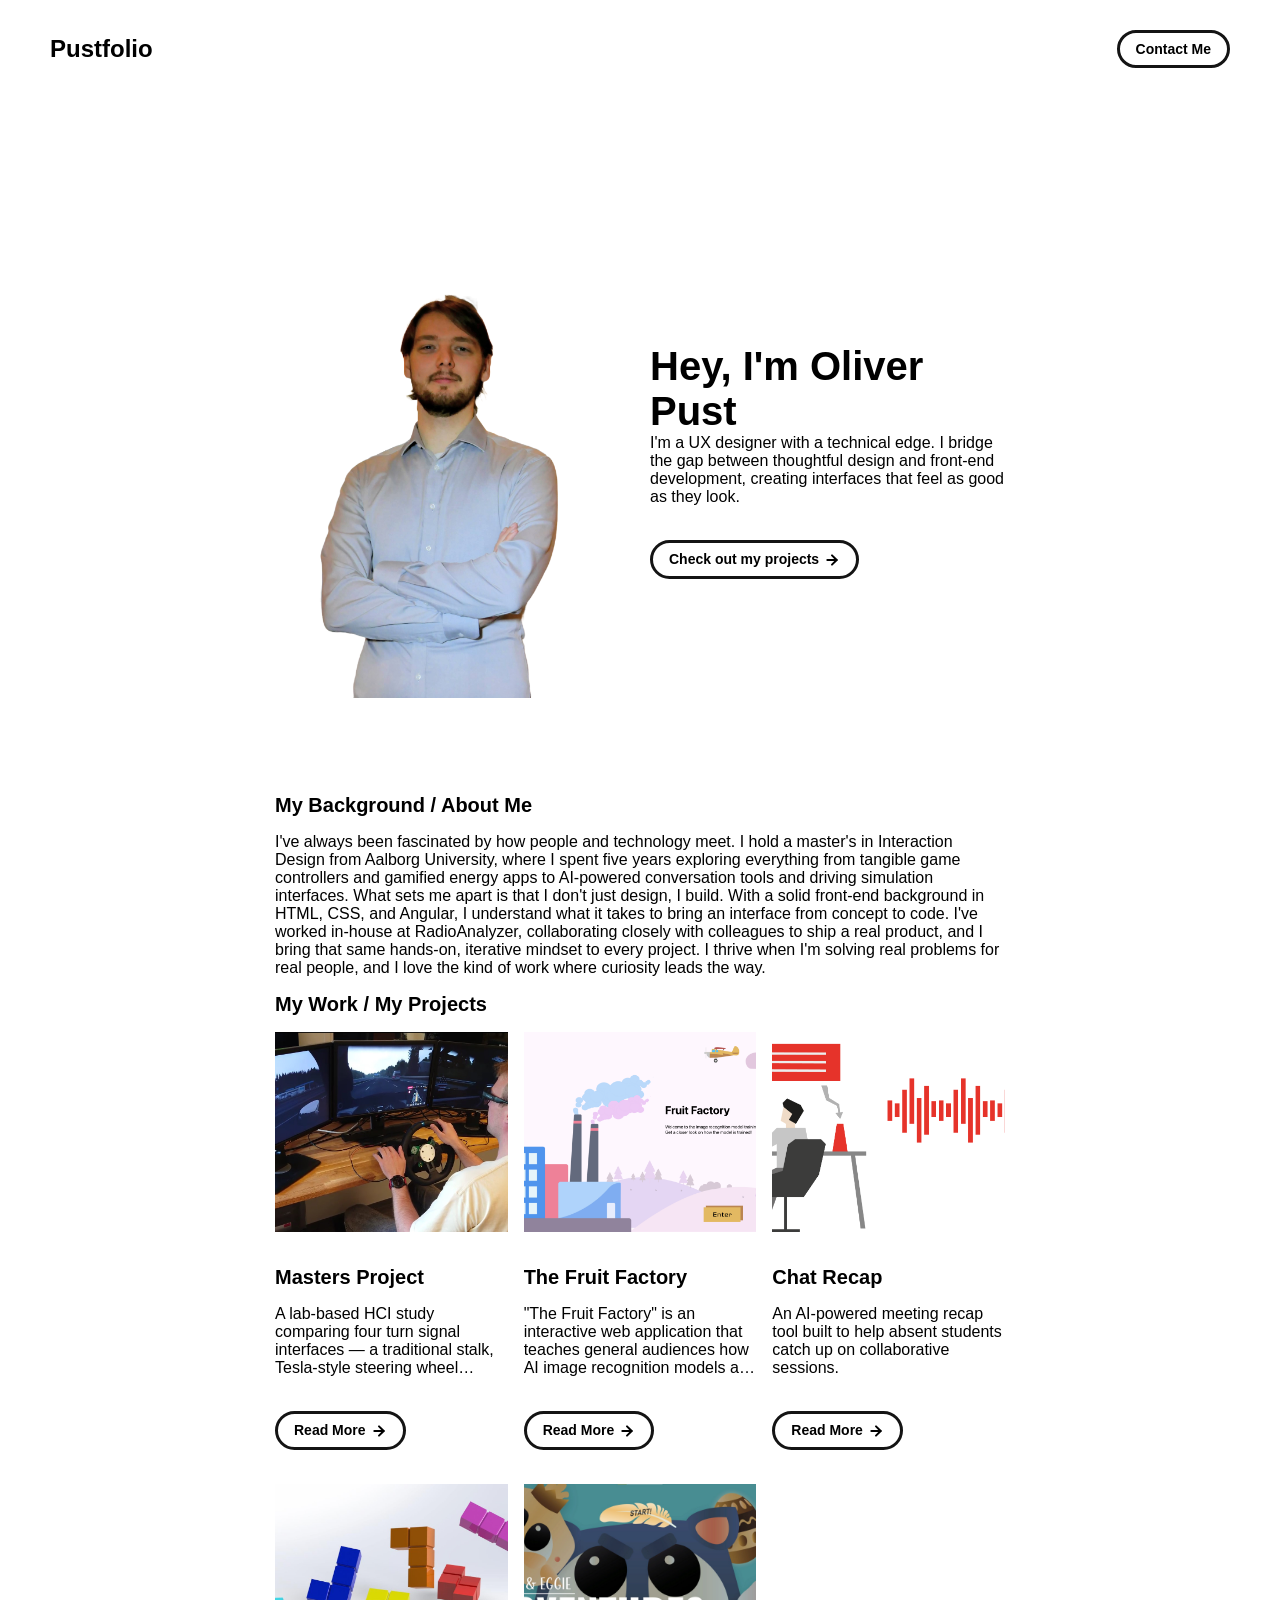
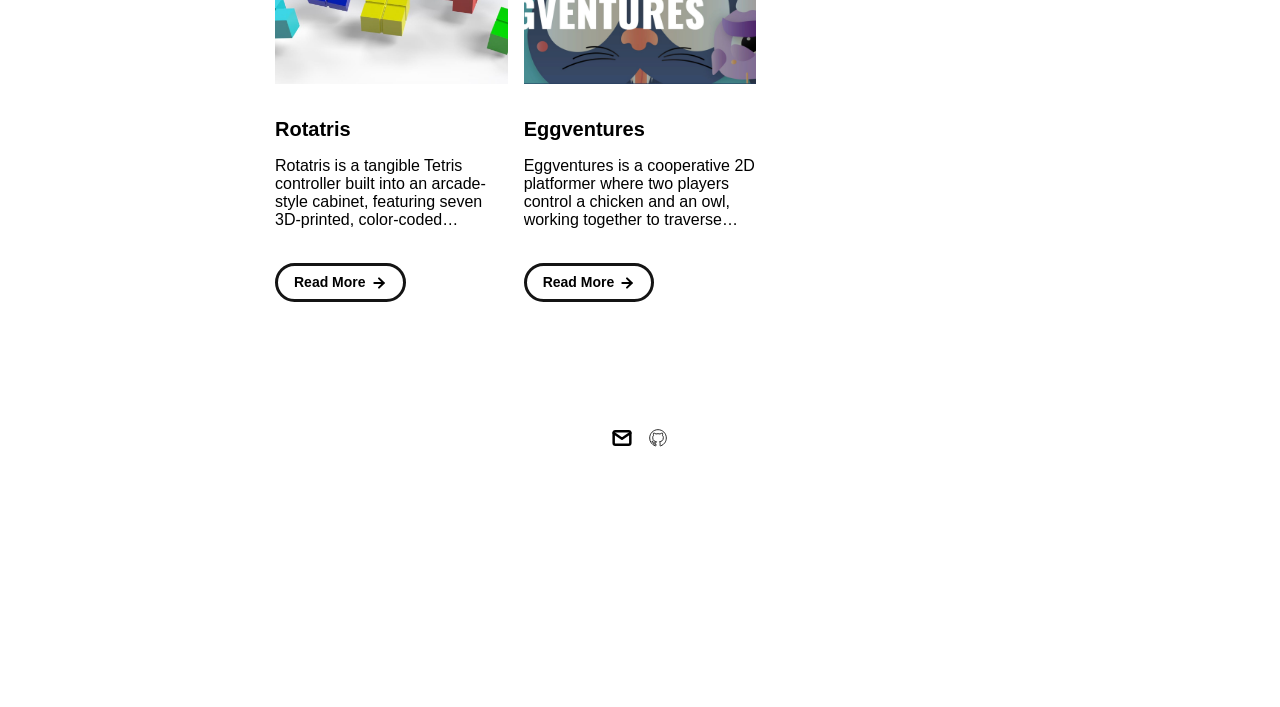
<file: index.html>
<!DOCTYPE html>
<html lang="en">
	<head>
		<meta charset="utf-8">
		<title>Pustfolio</title>
    <meta name="description" content="A portfolio for and about Oliver Pust">
    <meta name="viewport" content="width=device-width, initial-scale=1" />

    <link rel="icon" type="image/x-icon" href="/assets/icons/favicon.ico">

		<link rel="stylesheet" href="./css/layout.css">
    <link rel="stylesheet" href="./css/typography.css">
    <link rel="stylesheet" href="./css/utilities.css">

		<script defer src="./js/script.js"></script>
	</head>
	<body>
    <!-- NAVBAR -->
    <div class="navbar">
      <a class="nav-title-link" href="./index.html">
        <span class="nav-title">Pustfolio</span>
        <a class="button" href="mailto:pust@live.dk">
          <span class="button-text">Contact Me</span>
        </a>
      </a>
    </div>

    <!-- MAIN PAGE CONTENT -->
    <div id="main-content">

      <!-- PORTFOLIO HEADER -->
      <div id="portfolio-header">
        <div id="portfolio-header-image-container">
          <img src="./assets/images/Me - backgroundRemoved.png" class="portfolio-header-image">
        </div>
        <div id="portfolio-header-text-container">
            <div class="header-text">
              <span class="main-title">Hey, I'm Oliver Pust</span>
              <div class="body-text">I'm a UX designer with a technical edge. I bridge the gap between thoughtful design and front-end development, creating interfaces that feel as good as they look.</div>
            </div>
            <a class="button" id="my-work-link">
              <span class="button-text">Check out my projects</span> 
              <image src="./assets/icons/arrow-right.svg" class="right-arrow-icon"/>
            </a>
        </div>
      </div>

      <!-- ABOUT SECTION -->
      <!-- 
        TODO

        - Change the subheader-text to whatever header you want
        - Add paragraphs using the <div class="body-text"></div> elements in the "about-section-content"
      -->
      <div id="about-section">
        <span class="subheader-text">My Background / About Me</span>
        <div class="about-section-content">
          <div class="body-text">
            I've always been fascinated by how people and technology meet. I hold a master's in Interaction Design from Aalborg University, where I spent five years exploring everything from tangible game controllers and gamified energy apps to AI-powered conversation tools and driving simulation interfaces.
What sets me apart is that I don't just design, I build. With a solid front-end background in HTML, CSS, and Angular, I understand what it takes to bring an interface from concept to code. I've worked in-house at RadioAnalyzer, collaborating closely with colleagues to ship a real product, and I bring that same hands-on, iterative mindset to every project.
I thrive when I'm solving real problems for real people, and I love the kind of work where curiosity leads the way.
          </div>
      </div>

      <!-- PROJECTS / MY WORK SECTION -->
      <div id="my-work-section">
        <!-- TODO - Change the subheader-text to whatever you want the Projects section header to say -->
        <span class="subheader-text">My Work / My Projects</span>

        <div class="projects-container">

          <div class="project-card">
            <img src="./assets/images/Masters/MastersCoverImage.jpg" class="project-image">
            <div class="project-card-text-container">
              <div class="subheader-text project-title">Masters Project</div>
              <div class="body-text project-card-text">A lab-based HCI study comparing four turn signal interfaces — a traditional stalk, Tesla-style steering wheel buttons, a VW inner-rim button concept, and a Citroën rocker switch.</div>
            </div>
            <a class="button" href="./project-pages/project-Masters.html">
              <span class="button-text">Read More</span>
              <image src="./assets/icons/arrow-right.svg" class="right-arrow-icon"/>
            </a>
          </div>

          <div class="project-card">
            <img src="./assets/images/FruitFactory/Factory - Landing page.png" class="project-image">
            <div class="project-card-text-container">
              <div class="subheader-text project-title">The Fruit Factory</div>
              <div class="body-text project-card-text">"The Fruit Factory" is an interactive web application that teaches general audiences how AI image recognition models are trained, using scrollytelling, animations, and microgames built around a fruit factory metaphor.</div>
            </div>
            <a class="button" href="./project-pages/project-FruitFactory.html">
              <span class="button-text">Read More</span>
              <image src="./assets/icons/arrow-right.svg" class="right-arrow-icon"/>
            </a>
          </div>

          <div class="project-card">
            <img src="./assets/images/ChatRecap/ixd6_illustration.png" class="project-image">
            <div class="project-card-text-container">
              <div class="subheader-text project-title">Chat Recap</div>
              <div class="body-text project-card-text">An AI-powered meeting recap tool built to help absent students catch up on collaborative sessions.</div>
            </div>
            <a class="button" href="./project-pages/project-ChatRecap.html">
              <span class="button-text">Read More</span>
              <image src="./assets/icons/arrow-right.svg" class="right-arrow-icon"/>
            </a>
          </div>

          <div class="project-card">
            <img src="./assets/images/Rotatris/Cover-image.jpg" class="project-image">
            <div class="project-card-text-container">
              <div class="subheader-text project-title">Rotatris</div>
              <div class="body-text project-card-text">Rotatris is a tangible Tetris controller built into an arcade-style cabinet, featuring seven 3D-printed, color-coded tetromino pieces that physically rotate to control their in-game counterparts.</div>
            </div>
            <a class="button" href="./project-pages/project-Rotatris.html">
              <span class="button-text">Read More</span>
              <image src="./assets/icons/arrow-right.svg" class="right-arrow-icon"/>
            </a>
          </div>

          <div class="project-card">
            <img src="./assets/images/Eggventures/MainMenu.jpg" class="project-image">
            <div class="project-card-text-container">
              <div class="subheader-text project-title">Eggventures</div>
              <div class="body-text project-card-text">Eggventures is a cooperative 2D platformer where two players control a chicken and an owl, working together to traverse levels using a fun rubber band mechanic that lets them catapult each other through the air.</div>
            </div>
            <a class="button" href="./project-pages/project-Eggventures.html">
              <span class="button-text">Read More</span>
              <image src="./assets/icons/arrow-right.svg" class="right-arrow-icon"/>
            </a>
          </div>

        </div>
      </div>
    </div>

    <!-- FOOTER -->
    <div id="footer">
      <a class="icon-link" href="mailto:pust@live.dk">
        <image src="./assets/icons/mail.svg" class="footer-icon"/>
      </a>
      <a class="icon-link" href="https://github.com/Jessicaclan">
        <image src="./assets/icons/github-outline.svg" class="footer-icon"/>
      </a>
    </div>

	</body>
</html>
</file>
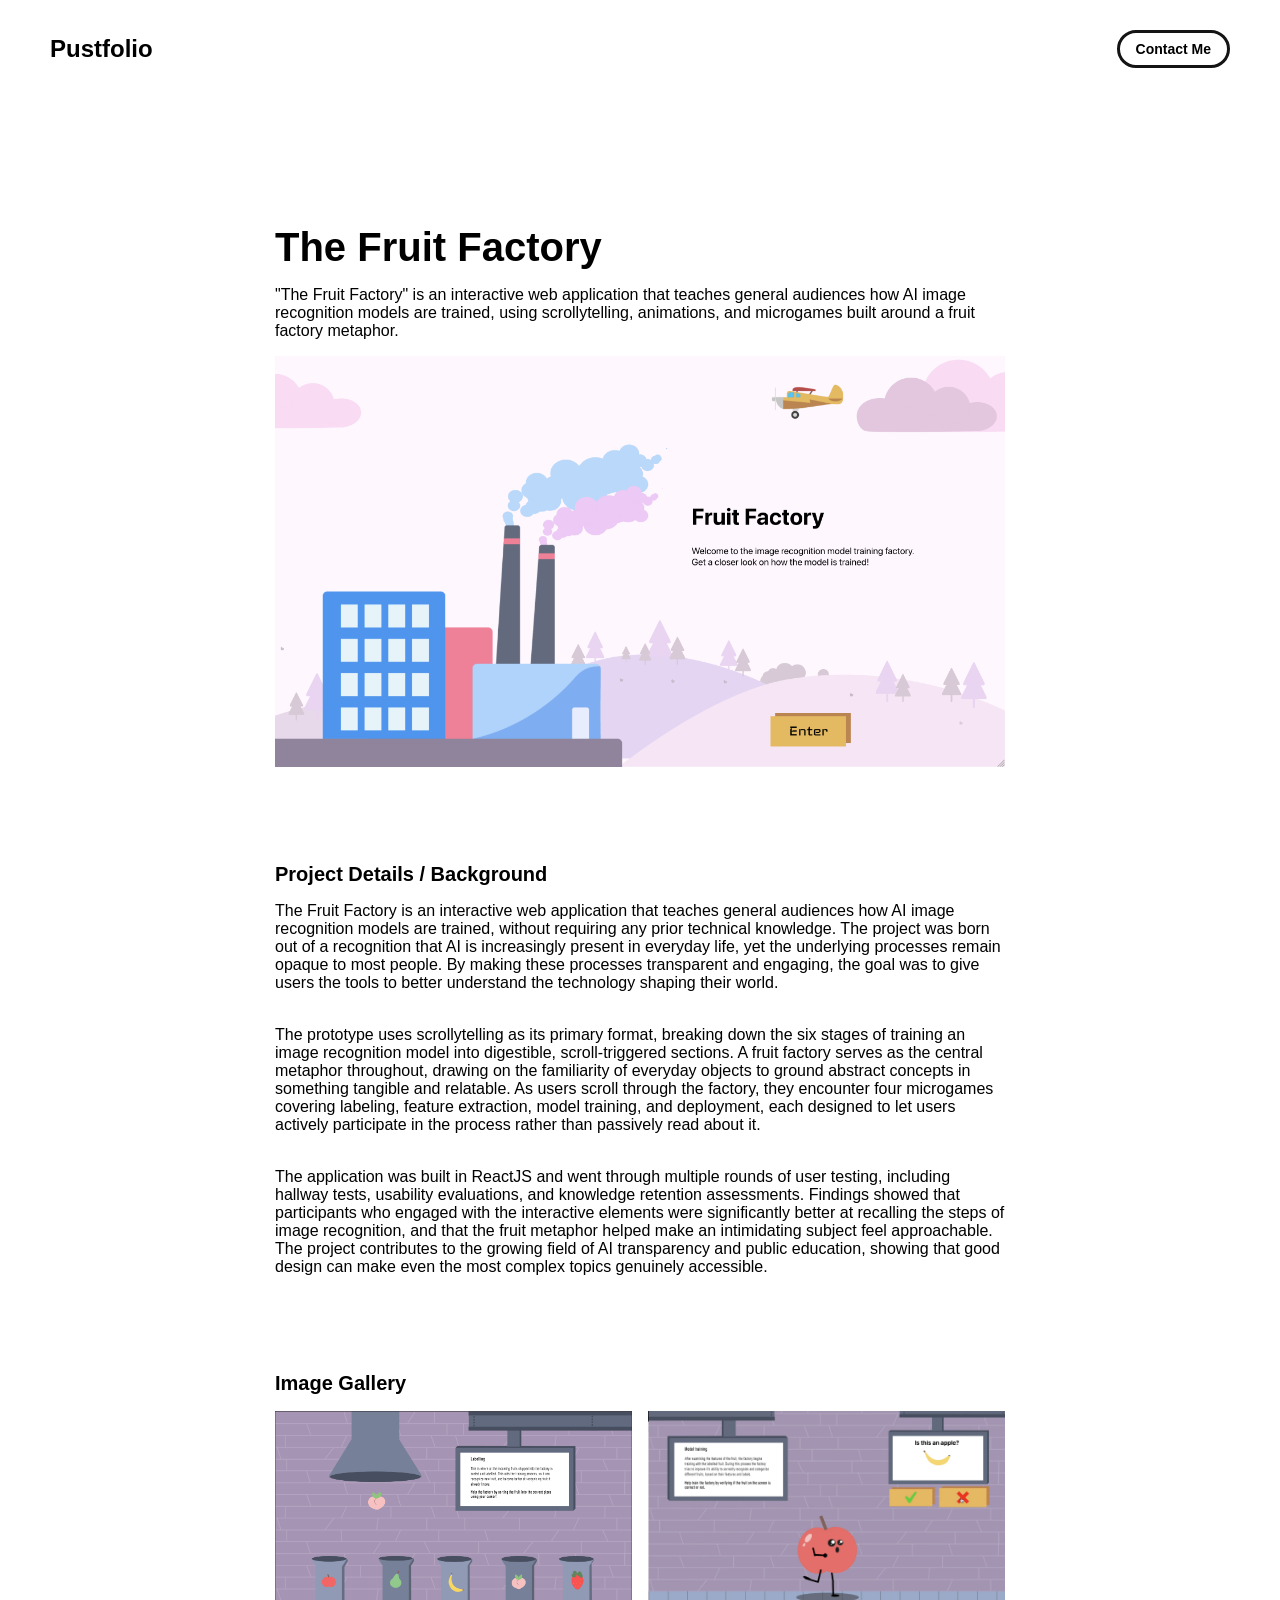
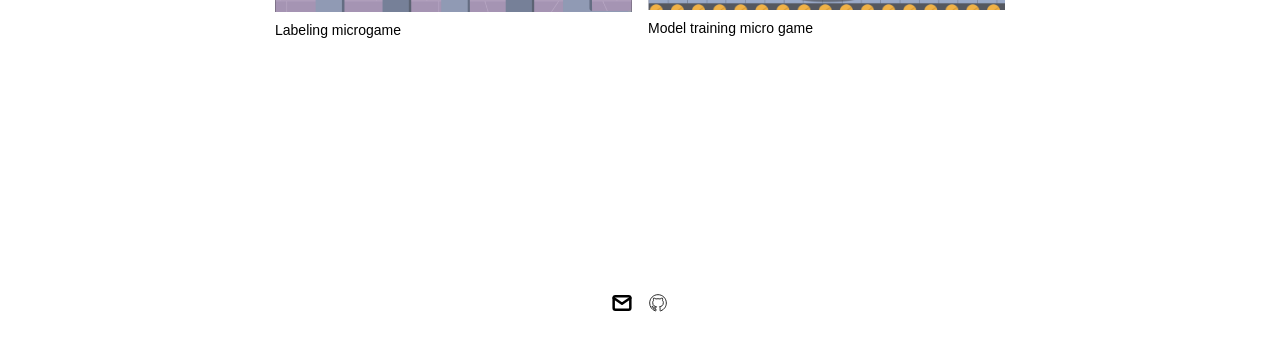
<file: project-pages/project-FruitFactory.html>
<!DOCTYPE html>
<html lang="en">
	<head>
		<meta charset="utf-8">
		<title>Pustfolio</title>
    <meta name="description" content="A portfolio for and about Oliver Pust">
    <meta name="viewport" content="width=device-width, initial-scale=1" />

    <link rel="icon" type="image/x-icon" href="/assets/icons/favicon.ico">

		<link rel="stylesheet" href="../css/layout.css">
    <link rel="stylesheet" href="../css/typography.css">
    <link rel="stylesheet" href="../css/utilities.css">

		<script defer src="../js/script.js"></script>
	</head>
	<body>
    <!-- NAVBAR -->
    <div class="navbar">
      <a class="nav-title-link" href="../index.html">
        <span class="nav-title">Pustfolio</span>
        <a class="button" href="mailto:pust@live.dk">
          <span class="button-text">Contact Me</span>
        </a>
      </a>
    </div>

    <!-- MAIN PAGE CONTENT -->
    <div id="main-content">

      <!-- PROJECT HEADER -->
      <div id="project-header">
        <div class="main-title">The Fruit Factory</div>
        <div class="body-text">"The Fruit Factory" is an interactive web application that teaches general audiences how AI image recognition models are trained, using scrollytelling, animations, and microgames built around a fruit factory metaphor. </div>
        <image class="project-header-image" src="../assets/images/FruitFactory/Factory - Landing page.png">
      </div>

      <!-- PROJECT DETAILS -->
      <div id="project-details">
        <div class="subheader-text">Project Details / Background</div>
        <div class="project-details-content">
          <div class="body-text">The Fruit Factory is an interactive web application that teaches general audiences how AI image recognition models are trained, without requiring any prior technical knowledge. The project was born out of a recognition that AI is increasingly present in everyday life, yet the underlying processes remain opaque to most people. By making these processes transparent and engaging, the goal was to give users the tools to better understand the technology shaping their world.</div>
          <div class="body-text">The prototype uses scrollytelling as its primary format, breaking down the six stages of training an image recognition model into digestible, scroll-triggered sections. A fruit factory serves as the central metaphor throughout, drawing on the familiarity of everyday objects to ground abstract concepts in something tangible and relatable. As users scroll through the factory, they encounter four microgames covering labeling, feature extraction, model training, and deployment, each designed to let users actively participate in the process rather than passively read about it.</div>
          <div class="body-text">The application was built in ReactJS and went through multiple rounds of user testing, including hallway tests, usability evaluations, and knowledge retention assessments. Findings showed that participants who engaged with the interactive elements were significantly better at recalling the steps of image recognition, and that the fruit metaphor helped make an intimidating subject feel approachable. The project contributes to the growing field of AI transparency and public education, showing that good design can make even the most complex topics genuinely accessible.</div>
        </div>
      </div>

      <!-- IMAGE GALLERY -->
      <div id="project-gallery">
        <!-- TODO - Change the 'subheader-text' to whatever you want the Gallery section header to say -->
        <div class="subheader-text">Image Gallery</div>
        <div class="project-gallery-content">
            <div class="gallery-image-container half-width">
              <img src="../assets/images/FruitFactory/Factory-Labelling.png" class="gallery-image">
              <span class="image-caption">Labeling microgame</span>
            </div>
            <div class="gallery-image-container half-width">
              <img src="../assets/images/FruitFactory/Factory-Model_training.png" class="gallery-image">
              <span class="image-caption">Model training micro game</span>
            </div>
        </div>
      </div>
    </div>

    <!-- FOOTER -->
    <div id="footer">
      <a class="icon-link" href="mailto:pust@live.dk">
        <image src="../assets/icons/mail.svg" class="footer-icon"/>
      </a>
      <a class="icon-link" href="https://github.com/Jessicaclan" target="_blank">
        <image src="../assets/icons/github-outline.svg" class="footer-icon"/>
      </a>
    </div>

	</body>
</html>
</file>
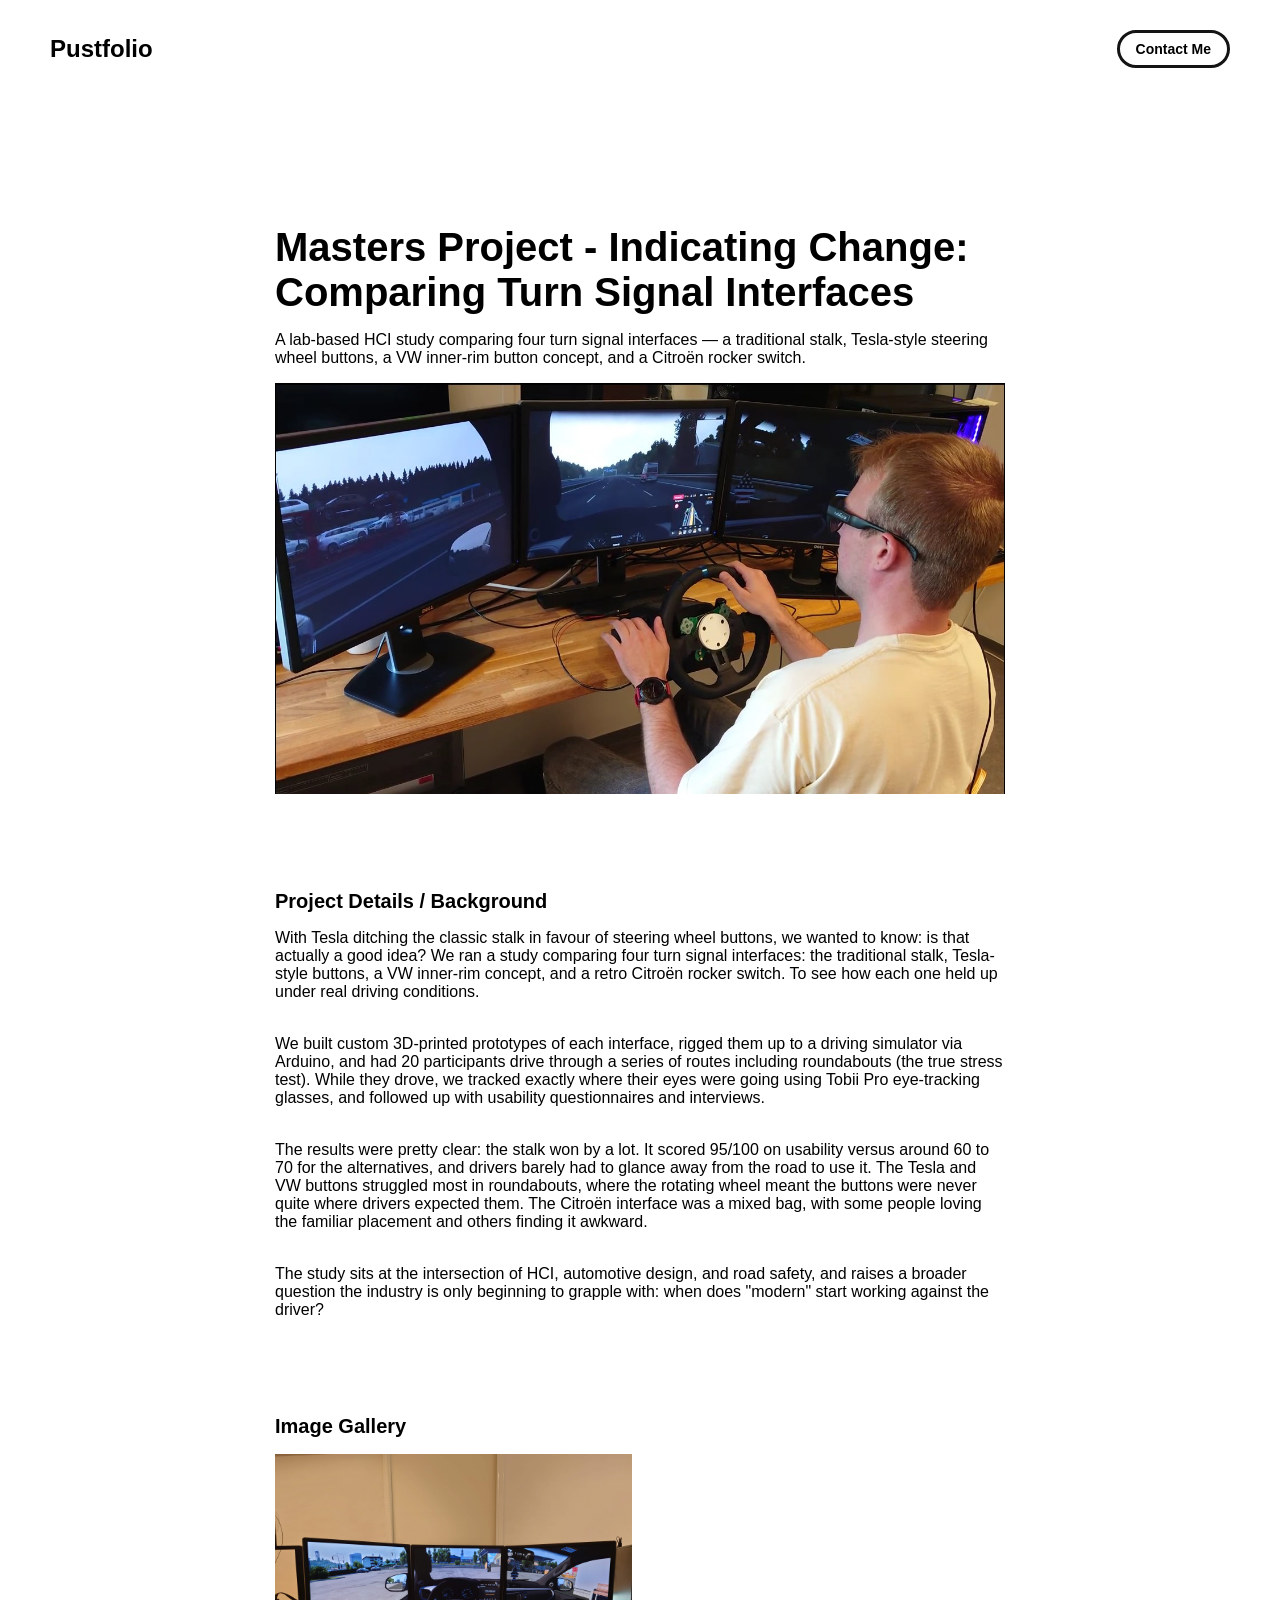
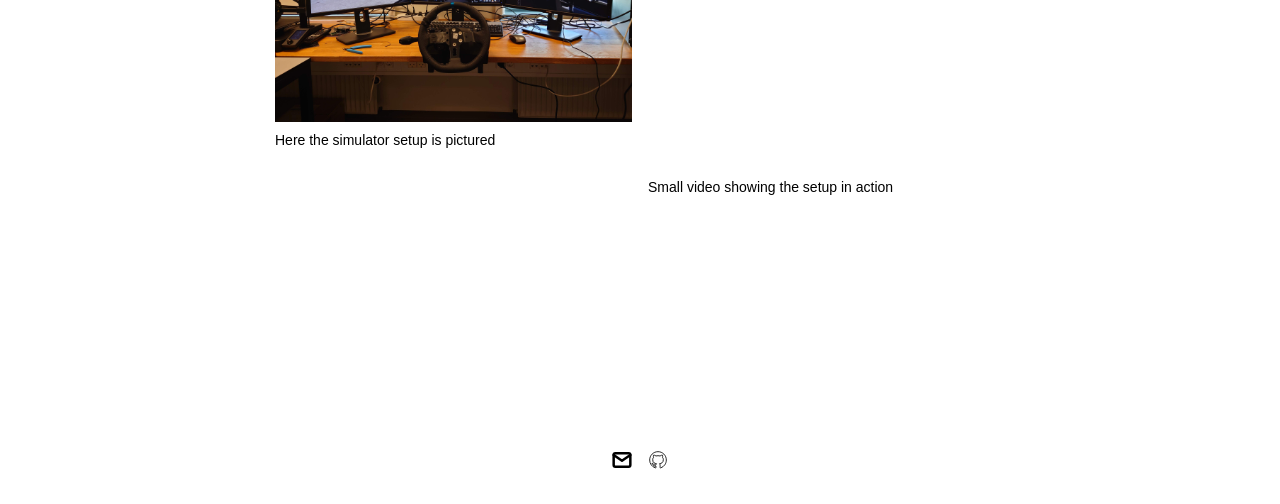
<file: project-pages/project-Masters.html>
<!DOCTYPE html>
<html lang="en">
	<head>
		<meta charset="utf-8">
		<title>Pustfolio</title>
    <meta name="description" content="A portfolio for and about Oliver Pust">
    <meta name="viewport" content="width=device-width, initial-scale=1" />

    <link rel="icon" type="image/x-icon" href="/assets/icons/favicon.ico">

		<link rel="stylesheet" href="../css/layout.css">
    <link rel="stylesheet" href="../css/typography.css">
    <link rel="stylesheet" href="../css/utilities.css">

		<script defer src="../js/script.js"></script>
	</head>
	<body>
    <!-- NAVBAR -->
    <div class="navbar">
      <a class="nav-title-link" href="../index.html">
        <span class="nav-title">Pustfolio</span>
        <a class="button" href="mailto:pust@live.dk">
          <span class="button-text">Contact Me</span>
        </a>
      </a>
    </div>

    <!-- MAIN PAGE CONTENT -->
    <div id="main-content">

      <!-- PROJECT HEADER -->
      <div id="project-header">
        <div class="main-title">Masters Project - Indicating Change: Comparing Turn Signal Interfaces</div>
        <div class="body-text">A lab-based HCI study comparing four turn signal interfaces — a traditional stalk, Tesla-style steering wheel buttons, a VW inner-rim button concept, and a Citroën rocker switch.</div>
        <image class="project-header-image" src="../assets/images/Masters/MastersCoverImage.jpg">
      </div>

      <!-- PROJECT DETAILS -->
      <div id="project-details">
        <div class="subheader-text">Project Details / Background</div>
        <div class="project-details-content">
          <div class="body-text">With Tesla ditching the classic stalk in favour of steering wheel buttons, we wanted to know: is that actually a good idea? We ran a study comparing four turn signal interfaces: the traditional stalk, Tesla-style buttons, a VW inner-rim concept, and a retro Citroën rocker switch. To see how each one held up under real driving conditions.</div>
          <div class="body-text">We built custom 3D-printed prototypes of each interface, rigged them up to a driving simulator via Arduino, and had 20 participants drive through a series of routes including roundabouts (the true stress test). While they drove, we tracked exactly where their eyes were going using Tobii Pro eye-tracking glasses, and followed up with usability questionnaires and interviews.</div>
          <div class="body-text">The results were pretty clear: the stalk won by a lot. It scored 95/100 on usability versus around 60 to 70 for the alternatives, and drivers barely had to glance away from the road to use it. The Tesla and VW buttons struggled most in roundabouts, where the rotating wheel meant the buttons were never quite where drivers expected them. The Citroën interface was a mixed bag, with some people loving the familiar placement and others finding it awkward.</div>
          <div class="body-text">The study sits at the intersection of HCI, automotive design, and road safety, and raises a broader question the industry is only beginning to grapple with: when does "modern" start working against the driver?</div>
        </div>
      </div>

      <!-- IMAGE GALLERY -->
      <div id="project-gallery">
        <div class="subheader-text">Image Gallery</div>
        <div class="project-gallery-content">
            <div class="gallery-image-container half-width">
              <img src="../assets/images/Masters/testSetup.JPG" class="gallery-image">
              <span class="image-caption">Here the simulator setup is pictured</span>
            </div>
            <div class="gallery-image-container half-width">
              <iframe width="560" height="315" 
              src="https://www.youtube.com/embed/5E6_rEKgc8M?si=SxykA6XP2KL_W5RQ" 
              title="YouTube video player" 
              frameborder="0" 
              allow="accelerometer; autoplay; clipboard-write; encrypted-media; gyroscope; picture-in-picture; web-share" 
              referrerpolicy="strict-origin-when-cross-origin" 
              allowfullscreen></iframe>
              <span class="image-caption">Small video showing the setup in action</span>
            </div>
        </div>
      </div>
    </div>

    <!-- FOOTER -->
    <div id="footer">
      <a class="icon-link" href="mailto:pust@live.dk">
        <image src="../assets/icons/mail.svg" class="footer-icon"/>
      </a>
      <a class="icon-link" href="https://github.com/Jessicaclan" target="_blank">
        <image src="../assets/icons/github-outline.svg" class="footer-icon"/>
      </a>
    </div>

	</body>
</html>
</file>
<file: css/layout.css>
* {
  box-sizing: border-box;
}

html {
  text-size-adjust: none;
  -webkit-text-size-adjust: none;
  -moz-text-size-adjust: none;
  -ms-text-size-adjust: none;
}

body {
  margin: 0;
  -webkit-font-smoothing: antialiased;
  -moz-osx-font-smoothing: grayscale;
}




/* Main Page Layout */

#main-content {
  margin: 200px 425px;
  display: flex;
  flex-direction: column;
  gap: 96px;
}




/* Portfolio Header */

#portfolio-header {
  display: flex;
  gap: 20px;
  align-items: center;
}

#portfolio-header-image-container {
  display: flex;
  flex-direction: column;
  gap: 10px;
  flex-basis: 50%;
}

.portfolio-header-image {
  width: 100%;
  height: auto;
}

#portfolio-header-text-container {
  display: flex;
  flex-direction: column;
  gap: 34px;
  flex-basis: 50%;
}




/* About Section */

#about-section {
  display: flex;
  flex-direction: column;
  gap: 16px;
}

.about-section-content {
  display: flex;
  flex-direction: column;
  gap: 34px;
}




/* Project Section */

#my-work-section {
  display: flex;
  flex-direction: column;
  gap: 16px;
}

.projects-container {
  display: flex;
  gap: 34px 16px;
  flex-wrap: wrap;
}

    /* Project Cards */

    .project-card {
      max-width: calc((100% - 32px) / 3);
      display: flex;
      flex-direction: column;
      gap: 34px;
    }

    .project-card-text-container {
      flex-direction: column;
      display: flex;
      gap: 16px
    }

    .project-image {
      width: 100%;
      height: 200px;
      object-fit: cover;
      object-position: center;
    }




/* Project Pages */

#project-header {
  display: flex;
  flex-direction: column;
  gap: 16px;
}

.project-header-image {
  width: 100%;
  height: auto;
}

#project-details {
  display: flex;
  flex-direction: column;
  gap: 16px;
}

.project-details-content {
  display: flex;
  flex-direction: column;
  gap: 34px;
}

    /* Project Gallery */

    #project-gallery {
      display: flex;
      flex-direction: column;
      gap: 16px;
    }

    .project-gallery-content {
      display: flex;
      flex-wrap: wrap;
      gap: 34px 16px;
    }

    .gallery-image-container {
      width: 100%;
      display: flex;
      flex-direction: column;
      gap: 10px;
    }

    .gallery-image-container.half-width {
      width: calc((100% - 16px) / 2);
    }

    .gallery-image {
      width: 100%;
      height: auto;
    }

    iframe {
      width: 100%;
      height: 35vh;
    }

/* Extra Extra large devices (large laptops and desktops, 1200px and below) */
@media only screen and (max-width: 1600px) {
  #main-content {
    margin: 225px 275px;
  }
}

/* Extra large devices (large laptops and desktops, 1200px and below) */
@media only screen and (max-width: 1200px) {
  #main-content {
    margin: 225px 175px;
  }
}

/* Large devices (laptops/desktops, 1000px and below) */
@media only screen and (max-width: 1000px) {
  #main-content {
    margin: 225px 75px;
  }
}

/* Small devices (portrait tablets and large phones, 800px and below) */
@media only screen and (max-width: 800px) {
  #main-content {
    margin: 150px 50px;
  }

  #portfolio-header {
    flex-direction: column;
  }

  .project-card {
    max-width: calc((100% - 16px) / 2);
  }
}

/* Small devices (portrait tablets and large phones, 600px and below) */
@media only screen and (max-width: 600px) {
  #main-content {
    margin: 125px 20px;
  }

  .project-card {
    max-width: 100%;
  }
}
</file>
<file: css/typography.css>
body {
  font-family: "Helvetica Neue", Helvetica, Arial, sans-serif;
}

.nav-title {
  font-weight: 700;
  font-size: 24px;
}

.button-text {
  font-size: 14px;
  font-weight: 700;
}

.image-caption {
  font-size: 14px;
  font-weight: 500;
}

.main-title {
  font-size: 40px;
  font-weight: 700;
}

.subheader-text {
  font-size: 20px;
  font-weight: 700;
}

.body-text {
  font-size: 16px;
  font-weight: 500;
}

.project-card-text {
  overflow: hidden;
  text-overflow: ellipsis;
  display: -webkit-box;
  -webkit-line-clamp: 4;
  -webkit-box-orient: vertical;
}

.project-title {
  overflow: hidden;
  text-overflow: ellipsis;
  display: -webkit-box;
  -webkit-line-clamp: 1;
  -webkit-box-orient: vertical;
}
</file>
<file: css/utilities.css>
/* Icons */

.right-arrow-icon {
  width: 16px;
  height: 16px;
  margin-top: 1px;
}

.footer-icon {
  width: 20px;
  height: 20px;
}

a.icon-link {
  transition: transform 200ms ease-in-out;
}

a.icon-link:hover {
  cursor: pointer;
  stroke-width: 5;
  margin: 0;
  transform: rotate(15deg);
}


/* Navbar Styling */

.navbar {
  width: 100%;
  padding: 30px 50px;
  display: flex;
  justify-content: space-between;
  align-items: center;
  position: fixed;
  top: 0;
  left: 0;
}

.nav-title-link {
  color: black;
  text-decoration: none;
}

.nav-title-link:hover {
  text-decoration: underline;
}

/* Small devices (portrait tablets and large phones, 800px and below) */
@media only screen and (max-width: 800px) {
  .navbar {
    padding: 20px 20px;
    background-color: white
  }
}


/* Button Styling */

a.button {
  padding: 8px 16px;
  border: 3px solid #141414;
  border-radius: 50px;
  color: black;
  text-decoration: none;
  width: fit-content;
  display: flex;
  gap: 5px;
  align-items: center;
}

a.button:hover {
  text-decoration: underline;
  text-decoration-thickness: 2px;
  cursor: pointer;
}


/* Footer Styling */

#footer {
  width: 100%;
  display: flex;
  padding: 30px 50px;
  justify-content: center;
  align-items: center;
  gap: 16px;
}

/* Link Styling */
a.no-underline {
  text-decoration: none;
  color: black
}

a.no-underline:hover {
  text-decoration: underline;
  cursor: pointer;
}

/* Small devices (portrait tablets and large phones, 800px and below) */
@media only screen and (max-width: 800px) {
  #footer {
    padding: 20px 20px;
  }
}
</file>
